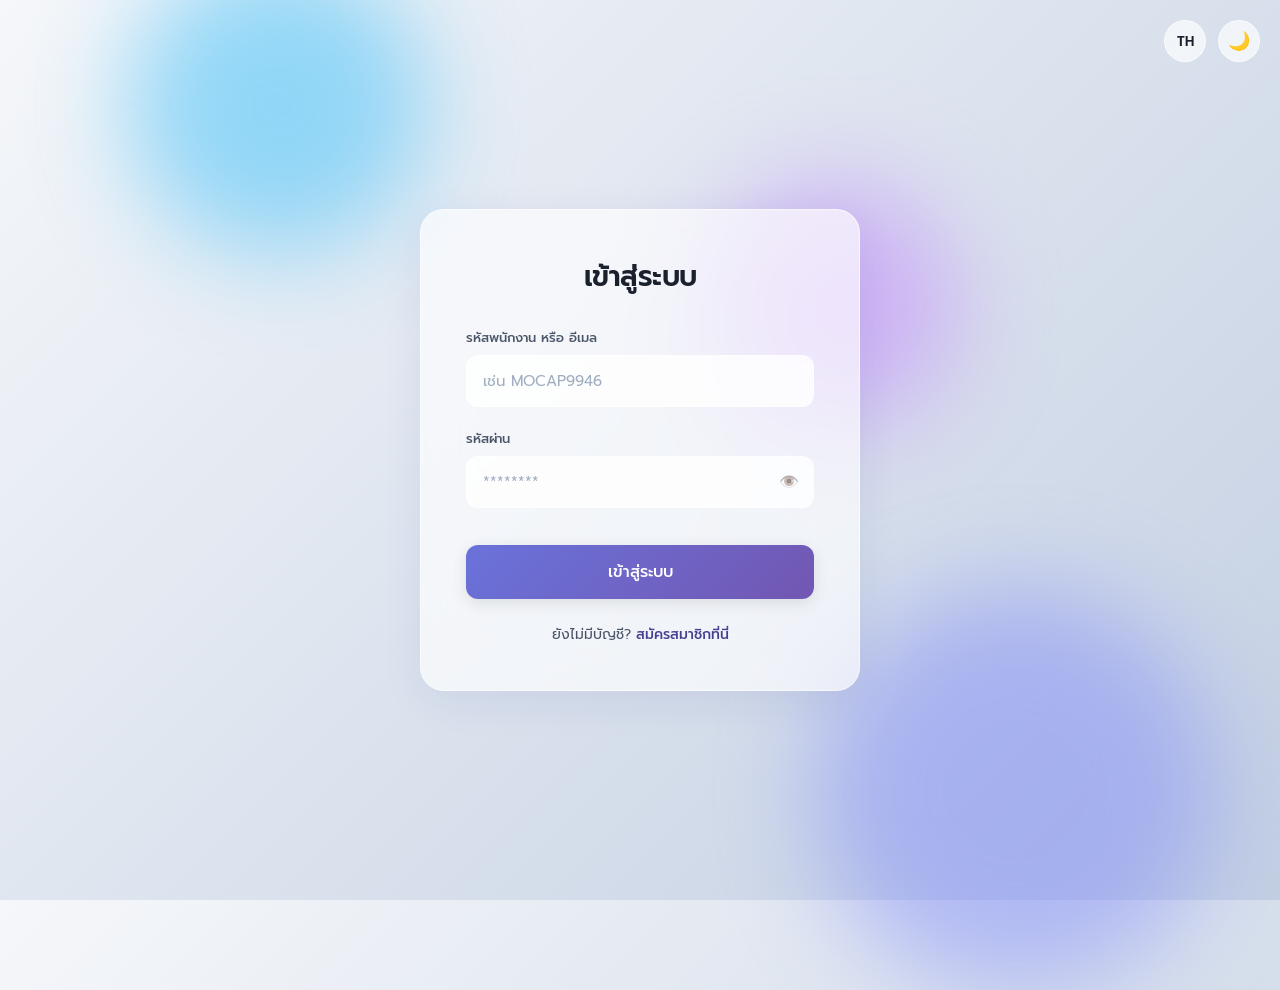
<file: index.html>
<!DOCTYPE html>
<html lang="th" data-theme="light">
<head>
    <meta charset="UTF-8">
    <meta name="viewport" content="width=device-width, initial-scale=1.0">
    <title>เข้าสู่ระบบ | MCSK Library ✨</title>
    <meta name="theme-color" content="#1e3c72">
    <link rel="stylesheet" href="style.css">
    
    <script>
        const savedTheme = localStorage.getItem('theme') || 'light';
        document.documentElement.setAttribute('data-theme', savedTheme);
    </script>
</head>
<body>
    <div id="toast-container" class="toast-container"></div>
    
    <div class="theme-switch-wrapper header-actions">
        <button class="lang-btn" onclick="toggleLanguage()">TH</button>
        <button id="theme-toggle" class="theme-btn">🌙</button>
    </div>

    <div class="shape shape-1"></div>
    <div class="shape shape-2"></div>
    <div class="shape shape-3"></div>

    <div class="container">
        <div id="login-form" class="form-box active-form">
            <h2>เข้าสู่ระบบ</h2>
            <form id="log-form">
                <div class="input-group">
                    <label>รหัสพนักงาน หรือ อีเมล</label>
                    <input type="text" id="login-email" required placeholder="เช่น MOCAP9946">
                </div>
                <div class="input-group">
                    <label>รหัสผ่าน</label>
                    <div class="password-wrapper">
                        <input type="password" id="login-password" required placeholder="********">
                        <button type="button" class="toggle-password" onclick="togglePasswordVisibility('login-password')">👁️</button>
                    </div>
                </div>
                <button type="submit" class="btn" id="login-btn">เข้าสู่ระบบ</button>
                <p class="switch-text">ยังไม่มีบัญชี? <a href="#" onclick="toggleForm('register')">สมัครสมาชิกที่นี่</a></p>
            </form>
        </div>

        <div id="register-form" class="form-box">
            <h2>สมัครสมาชิก</h2>
            <form id="reg-form">
                <div class="input-group">
                    <label>ชื่อ-นามสกุล</label>
                    <input type="text" id="reg-name" name="name" required placeholder="ชื่อของคุณ">
                </div>
                <div class="input-group">
                    <label>อีเมล</label>
                    <input type="email" id="reg-email" name="email" required placeholder="example@mail.com">
                </div>
                <div class="input-group">
                    <label>รหัสผ่าน</label>
                    <div class="password-wrapper">
                        <input type="password" id="reg-password" name="password" required placeholder="********">
                        <button type="button" class="toggle-password" onclick="togglePasswordVisibility('reg-password')">👁️</button>
                    </div>
                </div>
                <button type="submit" class="btn" id="submit-btn">สมัครสมาชิก</button>
                <p class="switch-text">มีบัญชีอยู่แล้ว? <a href="#" onclick="toggleForm('login')">เข้าสู่ระบบที่นี่</a></p>
            </form>
        </div>
    </div>
    <script src="script.js"></script>
</body>
</html>
</file>
<file: style.css>
@import url('https://fonts.googleapis.com/css2?family=Prompt:wght@300;400;500;600&display=swap');

:root {
    --bg-gradient: linear-gradient(135deg, #f5f7fa 0%, #c3cfe2 100%);
    --dashboard-bg: linear-gradient(135deg, #e0c3fc 0%, #8ec5fc 100%);
    --glass-bg: rgba(255, 255, 255, 0.65);
    --glass-border: rgba(255, 255, 255, 0.6);
    --glass-input: rgba(255, 255, 255, 0.8);
    --text-main: #1a202c; 
    --text-sub: #4a5568;
    --accent: #434190; 
    --btn-gradient: linear-gradient(135deg, #667eea 0%, #764ba2 100%);
    --card-shadow: 0 10px 40px rgba(31, 38, 135, 0.08);
    --warning: #dd6b20;
    --success: #38a169;
    --info: #3182ce;
    --badge-warning-bg: rgba(221, 107, 32, 0.15);
    --badge-success-bg: rgba(56, 161, 105, 0.15);
    --badge-info-bg: rgba(49, 130, 206, 0.15);
}

[data-theme="dark"] {
    --bg-gradient: linear-gradient(135deg, #0f172a 0%, #1e293b 100%);
    --dashboard-bg: linear-gradient(135deg, #0f172a 0%, #1e1b4b 100%);
    --glass-bg: rgba(15, 23, 42, 0.7);
    --glass-border: rgba(255, 255, 255, 0.08);
    --glass-input: rgba(0, 0, 0, 0.3);
    --text-main: #f8fafc;
    --text-sub: #94a3b8;
    --accent: #38bdf8;
    --btn-gradient: linear-gradient(135deg, #0284c7 0%, #0ea5e9 100%);
    --card-shadow: 0 15px 35px rgba(0, 0, 0, 0.4);
    --warning: #fbbf24;
    --success: #34d399;
    --info: #38bdf8;
    --badge-warning-bg: rgba(251, 191, 36, 0.2);
    --badge-success-bg: rgba(52, 211, 153, 0.2);
    --badge-info-bg: rgba(56, 189, 248, 0.2);
}

* { margin: 0; padding: 0; box-sizing: border-box; font-family: 'Prompt', sans-serif; }

body { 
    display: flex; justify-content: center; align-items: center; 
    min-height: 100vh; background: var(--bg-gradient); overflow-x: hidden;
    color: var(--text-main); transition: background 0.5s ease, color 0.5s ease;
}

body.dashboard-body { display: block; background: var(--dashboard-bg); }
body.relax-mode { background: linear-gradient(135deg, #a8edea 0%, #fed6e3 100%); }
[data-theme="dark"] body.relax-mode { background: linear-gradient(135deg, #0f2027 0%, #203a43 50%, #2c5364 100%); }

::-webkit-scrollbar { width: 8px; height: 8px; }
::-webkit-scrollbar-track { background: transparent; }
::-webkit-scrollbar-thumb { background: rgba(156, 163, 175, 0.5); border-radius: 10px; }
::-webkit-scrollbar-thumb:hover { background: rgba(107, 114, 128, 0.8); }

.mt-15 { margin-top: 15px; }
.text-info { color: var(--info) !important; }
.text-success { color: var(--success) !important; }
.text-center { text-align: center; }

.theme-switch-wrapper { position: absolute; top: 20px; right: 20px; z-index: 100; }
.header-actions { display: flex; align-items: center; gap: 12px; }

.search-box { position: relative; display: flex; align-items: center; }
.search-box input {
    background: var(--glass-input); border: 1px solid var(--glass-border);
    border-radius: 20px; padding: 8px 15px 8px 35px; color: var(--text-main);
    outline: none; width: 220px; transition: 0.3s cubic-bezier(0.4, 0, 0.2, 1);
    backdrop-filter: blur(10px);
}
.search-box input:focus { width: 280px; border-color: var(--accent); box-shadow: 0 0 0 3px rgba(67, 65, 144, 0.1); }
[data-theme="dark"] .search-box input:focus { box-shadow: 0 0 0 3px rgba(56, 189, 248, 0.2); }
.search-box input::placeholder { color: var(--text-sub); }
.search-icon { position: absolute; left: 12px; font-size: 14px; color: var(--text-sub); }

.theme-btn, .lang-btn { 
    background: var(--glass-bg); border: 1px solid var(--glass-border); 
    border-radius: 50%; width: 42px; height: 42px; font-size: 18px; 
    cursor: pointer; backdrop-filter: blur(10px); color: var(--text-main);
    transition: all 0.3s ease; display: flex; justify-content: center; align-items: center;
}
.lang-btn { font-size: 13px; font-weight: 600; }
.theme-btn:hover, .lang-btn:hover { transform: translateY(-3px); box-shadow: var(--card-shadow); border-color: var(--accent); }

.shape { position: absolute; filter: blur(50px); z-index: -1; animation: float 8s ease-in-out infinite; opacity: 0.5; }
.shape-1 { width: 300px; height: 300px; background: #38bdf8; border-radius: 50%; top: -5%; left: 10%; }
.shape-2 { width: 400px; height: 400px; background: #818cf8; border-radius: 50%; bottom: -10%; right: 5%; animation-delay: -2s; }
.shape-3 { width: 250px; height: 250px; background: #c084fc; border-radius: 50%; top: 20%; right: 25%; animation-delay: -4s; }
.shape-4 { width: 350px; height: 350px; background: #f472b6; border-radius: 50%; top: -10%; left: -10%; }
.shape-5 { width: 250px; height: 250px; background: #2dd4bf; border-radius: 50%; bottom: 15%; right: -5%; animation-delay: -3s;}
.shape-6 { width: 200px; height: 200px; background: #fbbf24; border-radius: 50%; top: 30%; left: 15%; animation-delay: -1.5s;}
@keyframes float { 0%, 100% { transform: translateY(0) scale(1); } 50% { transform: translateY(-30px) scale(1.05); } }

.container {
    background: var(--glass-bg); backdrop-filter: blur(24px); -webkit-backdrop-filter: blur(24px);
    border: 1px solid var(--glass-border); box-shadow: var(--card-shadow);
    border-radius: 24px; padding: 45px; width: 100%; max-width: 440px; z-index: 10; margin: 20px;
}
.form-box { display: none; animation: slideUpFade 0.6s cubic-bezier(0.16, 1, 0.3, 1) forwards; }
.form-box.active-form { display: block; }
@keyframes slideUpFade { from { opacity: 0; transform: translateY(30px); } to { opacity: 1; transform: translateY(0); } }

h2 { text-align: center; margin-bottom: 30px; font-weight: 600; letter-spacing: -0.5px; color: var(--text-main); font-size: 28px; }

.input-group { margin-bottom: 22px; text-align: left; }
.input-group label { display: block; margin-bottom: 8px; color: var(--text-sub); font-size: 13px; font-weight: 500; }
.input-group input, .input-group select { 
    width: 100%; padding: 14px 16px; background: var(--glass-input); 
    border: 1px solid var(--glass-border); border-radius: 12px; color: var(--text-main); 
    font-size: 15px; outline: none; transition: all 0.3s ease; 
}
.input-group input::placeholder { color: #a0aec0; }
.input-group input:focus, .input-group select:focus { background: var(--glass-bg); border-color: var(--accent); box-shadow: 0 0 0 4px rgba(67, 65, 144, 0.1); }
[data-theme="dark"] .input-group input:focus { box-shadow: 0 0 0 4px rgba(56, 189, 248, 0.15); }

[data-theme="dark"] .input-group input[type="date"]::-webkit-calendar-picker-indicator { filter: invert(1); cursor: pointer; opacity: 0.7; }
.input-group input[type="date"]::-webkit-calendar-picker-indicator { cursor: pointer; transition: 0.2s; }
.input-group input[type="date"]::-webkit-calendar-picker-indicator:hover { opacity: 1; }

.password-wrapper { position: relative; display: flex; align-items: center; }
.password-wrapper input { padding-right: 50px; }
.toggle-password { position: absolute; right: 15px; background: none; border: none; font-size: 16px; cursor: pointer; opacity: 0.5; transition: 0.3s; }
.toggle-password:hover { opacity: 1; transform: scale(1.1); }

.btn { 
    width: 100%; padding: 15px; background: var(--btn-gradient); color: white; 
    border: none; border-radius: 12px; font-size: 16px; font-weight: 500; 
    cursor: pointer; transition: transform 0.28s cubic-bezier(0.4, 0, 0.2, 1), box-shadow 0.28s cubic-bezier(0.4, 0, 0.2, 1), filter 0.25s ease, background-position 0.45s ease;
    margin-top: 15px; box-shadow: 0 4px 15px rgba(0,0,0,0.1);
    position: relative; overflow: hidden; background-size: 180% 180%; background-position: 50% 50%;
}
.btn:hover { transform: translateY(-2px) scale(1.01); box-shadow: 0 10px 24px rgba(0, 0, 0, 0.22); filter: brightness(1.08); background-position: 75% 25%; }
.btn:active { transform: translateY(1px) scale(0.99); }
.btn:focus-visible {
    outline: none;
    box-shadow: 0 0 0 3px rgba(255, 255, 255, 0.45), 0 0 0 6px rgba(67, 65, 144, 0.35);
}
[data-theme="dark"] .btn:focus-visible {
    box-shadow: 0 0 0 3px rgba(15, 23, 42, 0.55), 0 0 0 6px rgba(56, 189, 248, 0.35);
}
.btn::after {
    content: "";
    position: absolute;
    top: -120%;
    left: -40%;
    width: 45%;
    height: 340%;
    background: linear-gradient(120deg, transparent 0%, rgba(255, 255, 255, 0.45) 50%, transparent 100%);
    transform: rotate(18deg);
    opacity: 0;
    transition: left 0.55s ease, opacity 0.25s ease;
    pointer-events: none;
}
.btn:hover::after { left: 130%; opacity: 1; }
.btn:disabled { opacity: 0.7; cursor: not-allowed; transform: none; }
.btn-outline { background: transparent; border: 1px solid var(--glass-border); color: var(--text-main); box-shadow: none; }
.btn-outline:hover { background: var(--glass-input); border-color: var(--text-sub); color: var(--text-main); }
.small-btn { width: auto; padding: 8px 16px; font-size: 13px; margin: 0; border-radius: 8px; }

.switch-text { text-align: center; margin-top: 25px; font-size: 14px; color: var(--text-sub); }
.switch-text a { color: var(--accent); text-decoration: none; font-weight: 500; transition: 0.3s; }
.switch-text a:hover { text-decoration: underline; color: var(--info); }

.dashboard-wrapper { display: flex; min-height: 100vh; position: relative; z-index: 10; }
.glass-panel { background: var(--glass-bg); backdrop-filter: blur(24px); -webkit-backdrop-filter: blur(24px); border: 1px solid var(--glass-border); border-radius: 20px; box-shadow: var(--card-shadow); transition: background 0.4s ease; }
.sidebar { width: 280px; height: 100vh; position: sticky; top: 0; border-radius: 0; padding: 35px 25px; border-right: 1px solid var(--glass-border); transition: 0.4s cubic-bezier(0.4, 0, 0.2, 1); display: flex; flex-direction: column; }
.nav-header { display: flex; justify-content: space-between; align-items: center; margin-bottom: 45px; }
.nav-logo { font-size: 24px; font-weight: 600; color: var(--text-main); letter-spacing: -0.5px; }
.close-menu-btn { display: none; background: none; border: none; color: var(--text-sub); font-size: 24px; cursor: pointer; transition: 0.2s; }
.close-menu-btn:hover { color: var(--text-main); }

.side-nav { display: flex; flex-direction: column; gap: 8px; flex-grow: 1; }
.nav-item { padding: 14px 20px; color: var(--text-sub); text-decoration: none; border-radius: 14px; font-weight: 500; font-size: 15px; transition: all 0.3s ease; display: flex; align-items: center; gap: 12px; }
.nav-item:hover { background: var(--glass-input); color: var(--text-main); transform: translateX(5px); }
.nav-item.active { background: var(--accent); color: #fff; font-weight: 500; box-shadow: 0 4px 15px rgba(0,0,0,0.1); }
[data-theme="dark"] .nav-item.active { color: #0f172a; }
.nav-divider { height: 1px; background: var(--glass-border); margin: 20px 0; }
.logout-link { color: #e53e3e !important; margin-top: auto; }
.logout-link:hover { background: rgba(229, 62, 62, 0.1); color: #e53e3e !important; }

.content-area { flex: 1; padding: 35px 40px; overflow-y: auto; display: flex; flex-direction: column; gap: 25px; }
.top-bar { display: flex; justify-content: space-between; align-items: center; padding: 20px 35px; }
.header-left { display: flex; align-items: center; gap: 20px; }
.mobile-menu-btn { display: none; background: none; border: none; color: var(--text-main); font-size: 24px; cursor: pointer; }
.user-info h2 { margin-bottom: 4px; text-align: left; font-size: 22px; }
.user-info p { color: var(--text-sub); font-size: 14px; }

.stats-grid { display: grid; grid-template-columns: 2.5fr 1fr; gap: 25px; }
.stat-card { padding: 30px; display: flex; flex-direction: column; }
.stat-card h3, .data-table-container h3, .section-title { color: var(--text-main); font-size: 18px; margin-bottom: 25px; font-weight: 600; letter-spacing: -0.3px;}
.chart-container { height: 280px; width: 100%; flex-grow: 1;}
.log-list { list-style: none; display: flex; flex-direction: column; gap: 18px; overflow-y: auto; flex-grow: 1;}
.log-list li { font-size: 14px; color: var(--text-main); padding-bottom: 12px; border-bottom: 1px solid var(--glass-border); display: flex; gap: 10px; align-items: flex-start;}
.log-list li::before { content: "•"; color: var(--accent); font-size: 20px; line-height: 14px; }

.data-table-container { padding: 30px; }
.table-header { display: flex; justify-content: space-between; align-items: center; margin-bottom: 25px; }
.table-responsive { overflow-x: auto; }
.custom-table { width: 100%; border-collapse: collapse; min-width: 650px;}
.custom-table th { text-align: left; padding: 16px; border-bottom: 1px solid var(--glass-border); color: var(--text-sub); font-weight: 500; font-size: 14px; text-transform: uppercase; letter-spacing: 0.5px;}
.custom-table td { padding: 18px 16px; border-bottom: 1px solid var(--glass-border); color: var(--text-main); font-size: 15px; vertical-align: middle;}
.custom-table tr:hover td { background: rgba(255,255,255,0.05); }

.badge { padding: 6px 14px; border-radius: 20px; font-size: 12px; font-weight: 500; display: inline-flex; align-items: center; justify-content: center;}
.badge-success { background: var(--badge-success-bg); color: var(--success); }
.badge-warning { background: var(--badge-warning-bg); color: var(--warning); }
.badge-info { background: var(--badge-info-bg); color: var(--info); }

.filter-bar { display: flex; gap: 12px; padding: 0 5px; margin-bottom: 5px; }
.filter-pill { 
    background: var(--glass-bg); border: 1px solid var(--glass-border); 
    color: var(--text-sub); padding: 8px 18px; border-radius: 20px; font-size: 14px; 
    cursor: pointer; transition: all 0.3s ease; font-weight: 500;
}
.filter-pill:hover { border-color: var(--accent); color: var(--text-main); }
.filter-pill.active { background: var(--accent); color: #ffffff; border-color: transparent; box-shadow: 0 4px 10px rgba(0,0,0,0.1);}
[data-theme="dark"] .filter-pill.active { color: #0f172a; }

.kanban-board { display: grid; grid-template-columns: repeat(auto-fit, minmax(320px, 1fr)); gap: 25px; padding: 25px; min-height: 500px; align-items: start;}
.kanban-column { background: var(--glass-input); border-radius: 20px; padding: 20px; min-height: 500px; display: flex; flex-direction: column; border: 1px solid transparent; transition: 0.3s; }
.kanban-column.drag-over { border-color: var(--accent); background: rgba(255,255,255,0.2); }
.column-header { font-weight: 600; margin-bottom: 20px; color: var(--text-main); font-size: 16px; border-bottom: 2px solid var(--glass-border); padding-bottom: 15px; display: flex; justify-content: space-between; align-items: center;}
.task-count { background: var(--glass-border); padding: 2px 10px; border-radius: 12px; font-size: 13px; font-weight: 500; color: var(--text-sub);}
.task-list { flex-grow: 1; min-height: 50px; display: flex; flex-direction: column; gap: 15px;}

.kanban-card { 
    background: var(--glass-bg); border: 1px solid var(--glass-border); padding: 18px; 
    border-radius: 16px; cursor: grab; transition: transform 0.2s, box-shadow 0.2s, border-color 0.2s; 
    animation: slideUpFade 0.3s ease; position: relative;
}
.kanban-card:active { cursor: grabbing; transform: scale(0.98); }
.kanban-card:hover { transform: translateY(-4px); box-shadow: 0 8px 25px rgba(0,0,0,0.1); border-color: var(--accent); }
.kanban-card h4 { font-size: 15px; font-weight: 500; margin-bottom: 18px; color: var(--text-main); line-height: 1.5; padding-right: 25px;}

.card-header-flex { display: flex; justify-content: space-between; align-items: flex-start; }
.delete-task-btn { 
    background: none; border: none; color: #e53e3e; cursor: pointer; 
    font-size: 16px; opacity: 0; transition: all 0.2s; padding: 4px; border-radius: 50%;
}
.delete-task-btn:hover { background: rgba(229, 62, 62, 0.1); transform: scale(1.1); }
.kanban-card:hover .delete-task-btn { opacity: 0.7; }
.kanban-card:hover .delete-task-btn:hover { opacity: 1; }

.card-meta { display: flex; justify-content: space-between; align-items: flex-end; }
.card-meta .badge { margin-bottom: 0; }
.card-footer { display: flex; align-items: center; gap: 12px; }
.due-date { font-size: 12px; color: var(--text-sub); display: flex; align-items: center; gap: 4px; background: var(--glass-input); padding: 4px 8px; border-radius: 8px;}
.avatar { 
    width: 32px; height: 32px; border-radius: 50%; background: var(--btn-gradient); 
    color: white; font-size: 12px; font-weight: 600; display: flex; 
    justify-content: center; align-items: center; box-shadow: 0 2px 5px rgba(0,0,0,0.1);
}

.add-task-btn {
    width: 100%; padding: 14px; margin-top: 15px; background: transparent;
    border: 2px dashed var(--glass-border); color: var(--text-sub); border-radius: 16px;
    cursor: pointer; font-size: 14px; transition: all 0.3s ease; font-weight: 500;
}
.add-task-btn:hover { background: var(--glass-input); color: var(--accent); border-color: var(--accent); }

.empty-state { text-align: center; color: var(--text-sub); font-size: 14px; padding: 40px 20px; border: 2px dashed var(--glass-border); border-radius: 16px; margin-top: 10px; background: rgba(255,255,255,0.05);}
.empty-state span { font-size: 30px; display: block; margin-bottom: 10px; opacity: 0.5;}

.modal-overlay {
    position: fixed; top: 0; left: 0; width: 100%; height: 100%;
    background: rgba(0, 0, 0, 0.4); backdrop-filter: blur(8px);
    z-index: 9999; display: flex; justify-content: center; align-items: center;
    opacity: 0; pointer-events: none; transition: opacity 0.3s ease;
}
.modal-overlay.active { opacity: 1; pointer-events: auto; }
.modal-content {
    width: 100%; max-width: 420px; padding: 35px; border-radius: 24px;
    transform: translateY(-30px) scale(0.95); transition: all 0.4s cubic-bezier(0.16, 1, 0.3, 1);
}
.modal-overlay.active .modal-content { transform: translateY(0) scale(1); }
.modal-actions { display: flex; gap: 15px; margin-top: 30px; justify-content: flex-end; }
.custom-select { width: 100%; padding: 14px 16px; background: var(--glass-input); border: 1px solid var(--glass-border); color: var(--text-main); border-radius: 12px; outline: none; appearance: none; cursor: pointer; transition: 0.3s;}
.custom-select:focus { border-color: var(--accent); }
.custom-select option { background: #ffffff; color: #1a202c; }
[data-theme="dark"] .custom-select option { background: #1e293b; color: #f8fafc; }

.team-grid { display: grid; grid-template-columns: repeat(auto-fit, minmax(320px, 1fr)); gap: 30px; }
.flex-card { display: flex; flex-direction: column; justify-content: space-between; height: 100%;}
.flex-title { display: flex; align-items: center; gap: 12px; margin-bottom: 15px; font-size: 18px; font-weight: 600;}
.status-text { font-size: 14px; color: var(--text-sub); margin-bottom: 12px; font-weight: 500;}
.desc-text { font-size: 15px; line-height: 1.6; margin-bottom: 25px; color: var(--text-main);}
.progress-container { margin-top: auto; padding-top: 15px;}
.progress-label { display: flex; justify-content: space-between; font-size: 13px; margin-bottom: 8px; color: var(--text-sub); font-weight: 500;}
.progress-bar { width: 100%; height: 6px; background: var(--glass-border); border-radius: 10px; overflow: hidden; }
.progress-fill { height: 100%; border-radius: 10px; transition: width 1.5s cubic-bezier(0.16, 1, 0.3, 1); }
.fill-warning { background: var(--warning); box-shadow: 0 0 10px rgba(221, 107, 32, 0.4); }
.fill-success { background: var(--success); box-shadow: 0 0 10px rgba(56, 161, 105, 0.4); }

.admin-settings { padding: 35px; }
.disabled-input { opacity: 0.6; cursor: not-allowed; background: rgba(0,0,0,0.05) !important; }
[data-theme="dark"] .disabled-input { background: rgba(255,255,255,0.05) !important; }
.btn-save { max-width: 250px; margin-top: 30px; }

.skeleton-loading { position: relative; overflow: hidden; pointer-events: none; }
.skeleton-loading * { visibility: hidden; }
.skeleton-loading::before { content: ""; position: absolute; top: 0; left: 0; width: 100%; height: 100%; background: var(--glass-input); z-index: 1; border-radius: inherit; }
.skeleton-loading::after { content: ""; position: absolute; top: 0; left: 0; width: 100%; height: 100%; background: linear-gradient(90deg, transparent, rgba(255,255,255,0.2), transparent); animation: loading-shimmer 1.5s infinite; z-index: 2; }
[data-theme="dark"] .skeleton-loading::after { background: linear-gradient(90deg, transparent, rgba(255,255,255,0.05), transparent); }
@keyframes loading-shimmer { 0% { transform: translateX(-100%); } 100% { transform: translateX(100%); } }

.toast-container { position: fixed; top: 25px; right: 25px; z-index: 9999; display: flex; flex-direction: column; gap: 12px; pointer-events: none;}
.toast { 
    background: var(--glass-bg); backdrop-filter: blur(20px); -webkit-backdrop-filter: blur(20px); 
    border: 1px solid var(--glass-border); padding: 16px 24px; border-radius: 14px; 
    color: var(--text-main); font-size: 14px; font-weight: 500; display: flex; align-items: center; box-shadow: 0 10px 30px rgba(0,0,0,0.15); 
    animation: slideInToast 0.5s cubic-bezier(0.16, 1, 0.3, 1) forwards; transition: opacity 0.5s ease; 
}
.toast::before { content: ""; width: 8px; height: 8px; border-radius: 50%; margin-right: 12px; }
.toast.success::before { background: var(--success); box-shadow: 0 0 8px var(--success);}
.toast.error::before { background: #e53e3e; box-shadow: 0 0 8px #e53e3e;}
.toast.warning::before { background: var(--warning); box-shadow: 0 0 8px var(--warning);}
.toast.info::before { background: var(--info); box-shadow: 0 0 8px var(--info);}
@keyframes slideInToast { from { transform: translateX(120%) scale(0.9); opacity: 0; } to { transform: translateX(0) scale(1); opacity: 1; } }

.breathe-container { display: flex; justify-content: center; align-items: center; height: 250px; width: 100%; }
.breathe-circle {
    display: flex; justify-content: center; align-items: center;
    width: 150px; height: 150px; border-radius: 50%;
    background: var(--btn-gradient); color: #fff;
    font-size: 16px; font-weight: 500; text-align: center;
    box-shadow: 0 10px 30px rgba(102, 126, 234, 0.4);
    transition: transform 4s ease-in-out;
}
.breathe-circle.inhale { transform: scale(1.5); }
.breathe-circle.hold { transform: scale(1.5); transition: none; }
.breathe-circle.exhale { transform: scale(1); transition: transform 4s ease-in-out; }

.relax-grid { display: grid; grid-template-columns: repeat(auto-fit, minmax(320px, 1fr)); gap: 30px; margin-top: 10px; }
.relax-card { display: flex; flex-direction: column; }
.flex-center { align-items: center; justify-content: center; text-align: center; }

/* Custom Music Player (หน้า Relax) */
.music-player-app { display: flex; flex-direction: column; gap: 10px; height: 100%; }
.music-results { 
    flex-grow: 1; max-height: 300px; overflow-y: auto; 
    background: rgba(255, 255, 255, 0.4); border-radius: 12px; padding: 10px;
    border: 1px solid var(--glass-border); display: flex; flex-direction: column; gap: 10px;
}
[data-theme="dark"] .music-results { background: rgba(0, 0, 0, 0.2); }
.music-results::-webkit-scrollbar { width: 5px; }
.music-results::-webkit-scrollbar-thumb { background: rgba(156, 163, 175, 0.3); border-radius: 10px; }

.track-item { 
    display: flex; align-items: flex-start; gap: 12px; padding: 12px; 
    border-radius: 10px; transition: 0.2s; 
    background: var(--glass-bg); border: 1px solid var(--glass-border);
}
.track-item:hover { border-color: var(--accent); background: var(--glass-input); box-shadow: 0 4px 15px rgba(0,0,0,0.05); }
.track-item img { width: 55px; height: 55px; border-radius: 8px; object-fit: cover; box-shadow: 0 2px 10px rgba(0,0,0,0.1); }
.track-info { display: flex; flex-direction: column; flex-grow: 1; overflow: hidden; }
.track-info h4 { font-size: 15px; font-weight: 600; color: var(--text-main); white-space: nowrap; overflow: hidden; text-overflow: ellipsis; margin-bottom: 2px;}
.track-info p { font-size: 13px; color: var(--text-sub); margin-bottom: 8px; }

.track-actions { display: flex; gap: 8px; flex-wrap: wrap; }
.btn-music { 
    padding: 6px 12px; border-radius: 20px; font-size: 12px; font-weight: 500; 
    cursor: pointer; border: none; transition: all 0.2s; display: inline-flex; align-items: center; gap: 4px; text-decoration: none;
}
.btn-preview { background: var(--badge-info-bg); color: var(--info); border: 1px solid transparent; }
.btn-preview:hover { background: var(--info); color: white; transform: scale(1.05); }
.btn-fullsong { background: #ff000015; color: #e53e3e; border: 1px solid transparent; }
.btn-fullsong:hover { background: #ff0000; color: white; transform: scale(1.05); }

/* สีปุ่ม Spotify */
.spotify-btn { background: rgba(30, 215, 96, 0.15) !important; color: #1DB954 !important; }
.spotify-btn:hover { background: #1DB954 !important; color: white !important; }

/* Global Floating Player */
.global-player {
    position: fixed;
    bottom: 30px;
    right: 30px;
    background: var(--glass-bg);
    backdrop-filter: blur(20px);
    -webkit-backdrop-filter: blur(20px);
    border: 1px solid var(--glass-border);
    box-shadow: 0 15px 35px rgba(0,0,0,0.15);
    padding: 15px 20px;
    border-radius: 20px;
    display: flex;
    align-items: center;
    gap: 15px;
    z-index: 10000;
    transition: all 0.4s cubic-bezier(0.16, 1, 0.3, 1);
    transform: translateY(0) scale(1);
    opacity: 1;
}
.global-player.hidden {
    transform: translateY(100px) scale(0.9);
    opacity: 0;
    pointer-events: none;
}
.global-player img {
    width: 50px;
    height: 50px;
    border-radius: 10px;
    box-shadow: 0 4px 10px rgba(0,0,0,0.1);
}
.global-np-info { max-width: 150px; }
.global-np-info h4 {
    font-size: 14px; color: var(--text-main); margin-bottom: 2px;
    white-space: nowrap; overflow: hidden; text-overflow: ellipsis;
}
.global-np-info p {
    font-size: 12px; color: var(--text-sub);
    white-space: nowrap; overflow: hidden; text-overflow: ellipsis;
}
.global-player audio { height: 35px; max-width: 200px; outline: none; }
.global-player audio::-webkit-media-controls-panel { background-color: rgba(255, 255, 255, 0.8); }
.close-player-btn {
    background: rgba(229, 62, 62, 0.1); border: none; color: #e53e3e;
    width: 28px; height: 28px; border-radius: 50%; cursor: pointer;
    display: flex; justify-content: center; align-items: center; transition: 0.2s; margin-left: 5px;
}
.close-player-btn:hover { background: #e53e3e; color: white; }

@media screen and (max-width: 992px) {
    .stats-grid, .relax-grid { grid-template-columns: 1fr; }
    .content-area { padding: 25px; }
}
@media screen and (max-width: 768px) {
    .dashboard-wrapper { flex-direction: column; }
    .mobile-menu-btn, .close-menu-btn { display: block; }
    .sidebar { position: fixed; left: -280px; top: 0; z-index: 1000; background: rgba(15, 23, 42, 0.95); backdrop-filter: blur(24px); border-right: none; height: 100vh; }
    .sidebar.open { left: 0; box-shadow: 10px 0 40px rgba(0,0,0,0.5); }
    .content-area { padding: 15px; }
    .top-bar { padding: 20px 15px; flex-wrap: wrap; gap: 15px; justify-content: space-between;}
    .search-box input { width: 140px; }
    .search-box input:focus { width: 180px; }
    .user-info h2 { font-size: 20px; }
    .table-header { flex-direction: column; align-items: flex-start; gap: 15px; }
    .filter-bar { overflow-x: auto; padding-bottom: 10px; }
    .global-player { bottom: 20px; right: 20px; left: 20px; flex-wrap: wrap; justify-content: center; }
    .global-player audio { max-width: 100%; width: 100%; }
    .global-np-info { max-width: 100%; flex-grow: 1; }
}
</file>
